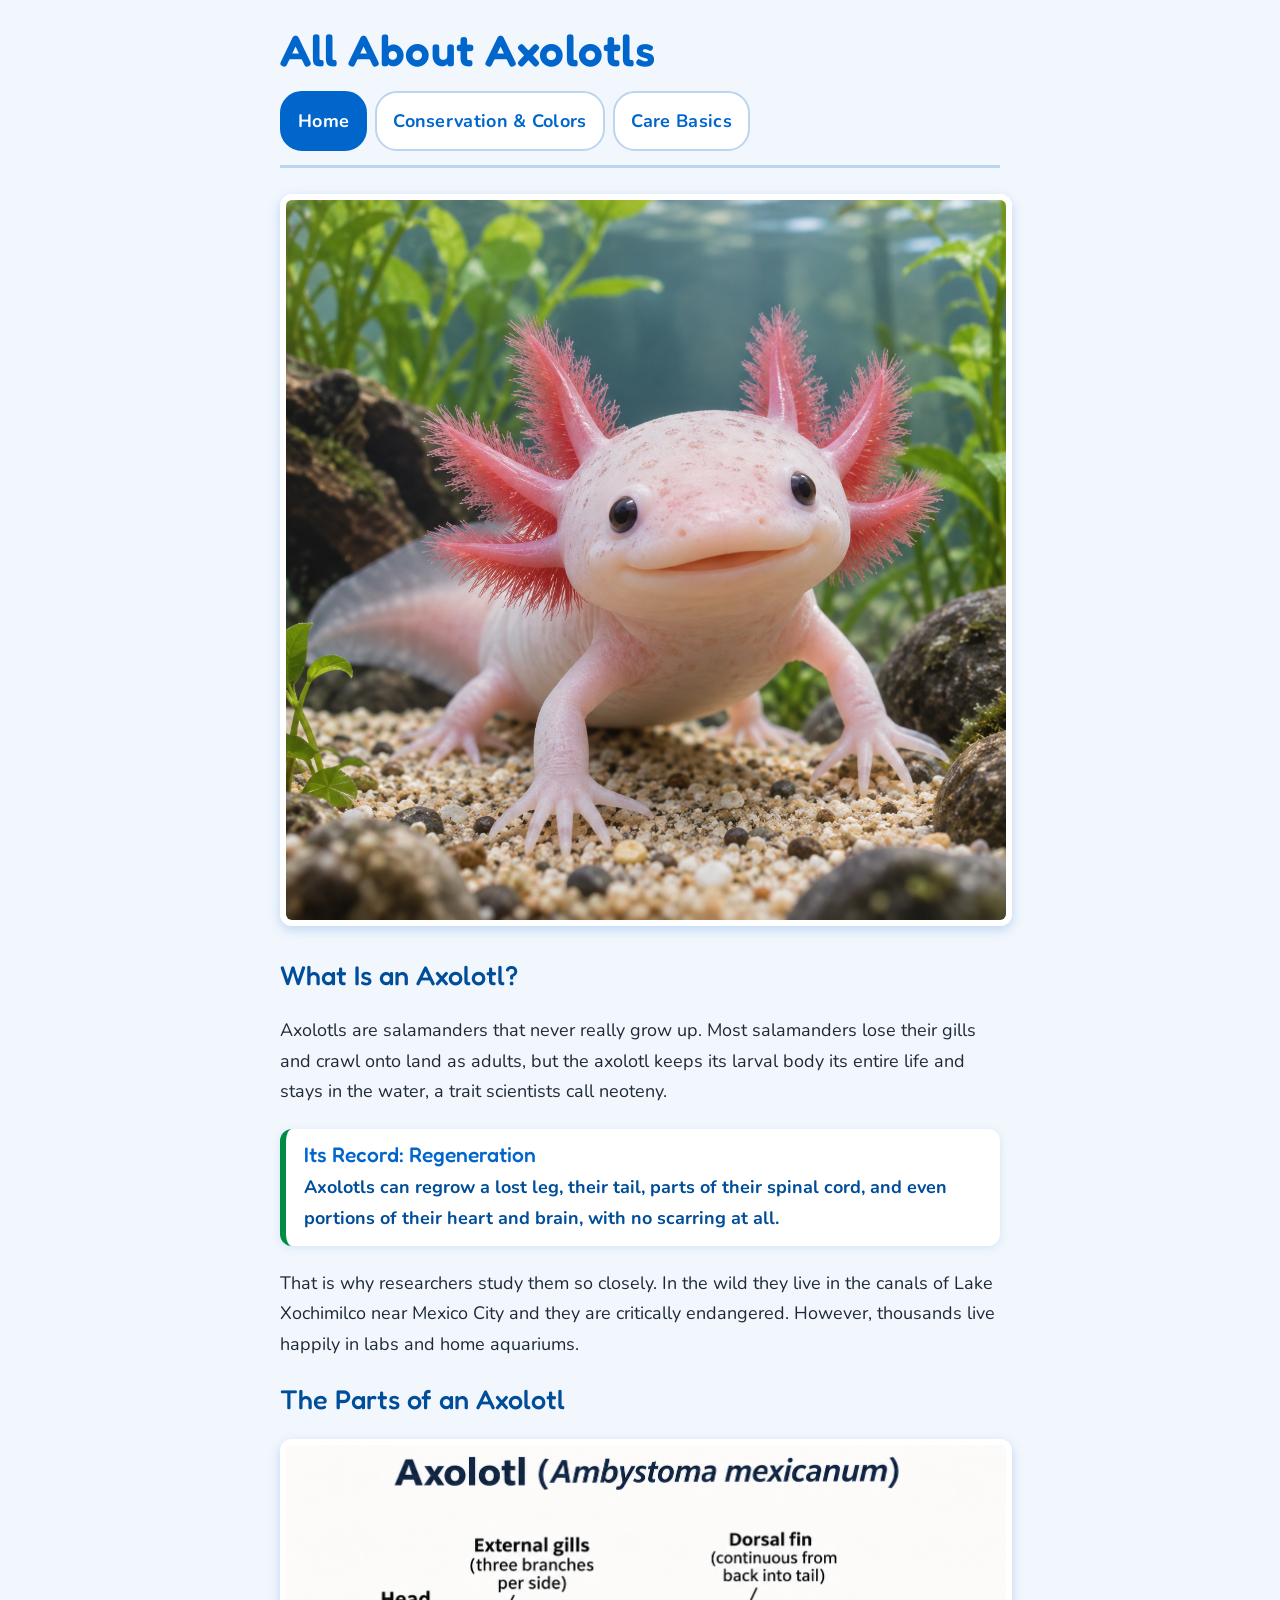
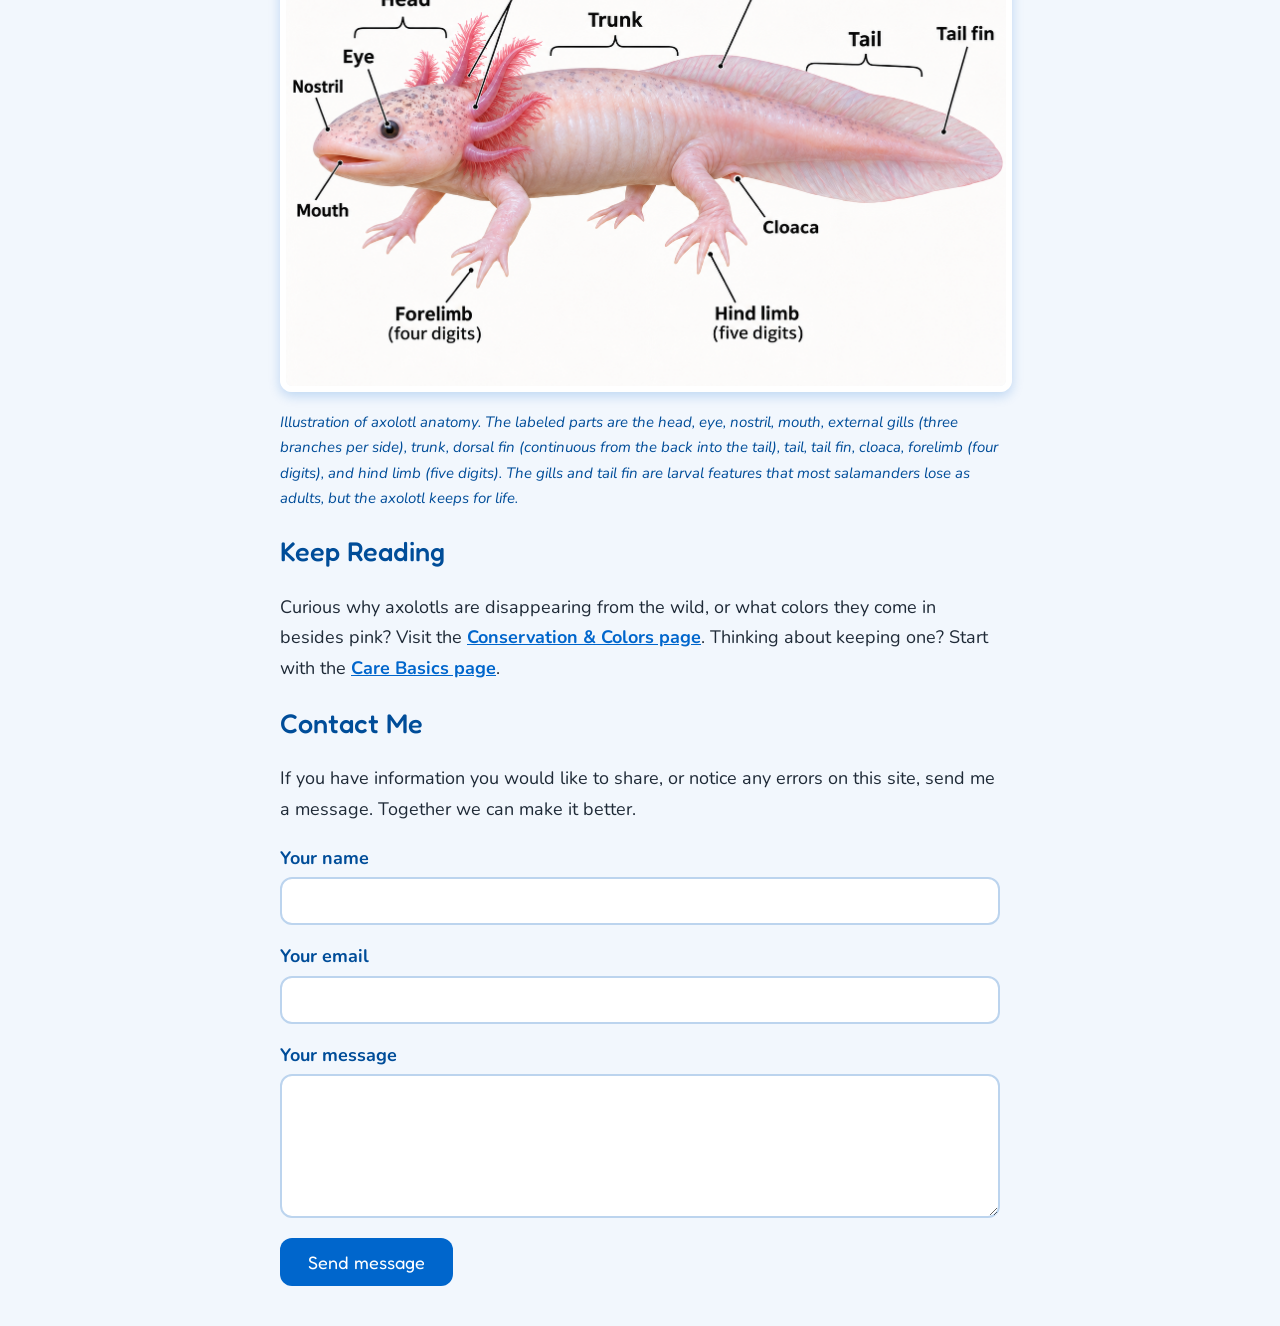
<file: index.html>
<!DOCTYPE html>
<html lang="en">
<head>
  <meta charset="UTF-8">
  <meta name="viewport" content="width=device-width, initial-scale=1.0">

  <!-- SEO #1: keyword-focused title tag -->
  <title>All About Axolotls: Facts, Colors, and Why They Are Endangered</title>
  <meta name="description" content="A beginner's guide to axolotls: what they are, how they regenerate limbs, the color morphs beyond pink, and why they are critically endangered in the wild.">

  <!-- Two Google Fonts: Fredoka for headings, Nunito for body text -->
  <link rel="preconnect" href="https://fonts.googleapis.com">
  <link rel="preconnect" href="https://fonts.gstatic.com" crossorigin>
  <link href="https://fonts.googleapis.com/css2?family=Fredoka:wght@500;600&family=Nunito:ital,wght@0,400;0,700;1,400&display=swap" rel="stylesheet">

  <!-- External stylesheet -->
  <link rel="stylesheet" href="style.css">
</head>

<body>

  <h1>All About Axolotls</h1>

  <!-- Navigation between the pages -->
  <nav>
    <a href="index.html" class="current">Home</a>
    <a href="axolotl-facts.html">Conservation &amp; Colors</a>
    <a href="axolotl-care.html">Care Basics</a>
  </nav>

  <main id="content">

  <img src="axolotl.png" alt="A pale pink axolotl with red feathery gills standing on aquarium gravel">

  <h2>What Is an Axolotl?</h2>
  <p>
    Axolotls are salamanders that never really grow up. Most salamanders lose their gills and crawl
    onto land as adults, but the axolotl keeps its larval body its entire life and stays in the
    water, a trait scientists call neoteny.
  </p>

  <!-- Achievement-oriented highlight: the axolotl's best-known "record" up front -->
  <aside class="highlight">
    <h3>Its Record: Regeneration</h3>
    <p>
      <strong>Axolotls can regrow a lost leg, their tail, parts of their spinal cord, and even
      portions of their heart and brain, with no scarring at all.</strong>
    </p>
  </aside>

  <p>
    That is why researchers study them so closely. In the wild they live in the canals of Lake
    Xochimilco near Mexico City and they are critically endangered. However, thousands live happily
    in labs and home aquariums.
  </p>

  <h2>The Parts of an Axolotl</h2>

  <img src="axolotl-diagram.png" alt="A labeled side-view illustration of an axolotl, titled Axolotl (Ambystoma mexicanum). Twelve labels identify the body parts listed in the caption below.">
  <p class="caption">
    Illustration of axolotl anatomy. The labeled parts are the head, eye, nostril, mouth,
    external gills (three branches per side), trunk, dorsal fin (continuous from the back into
    the tail), tail, tail fin, cloaca, forelimb (four digits), and hind limb (five digits).
    The gills and tail fin are larval features that most salamanders lose as adults, but the
    axolotl keeps for life.
  </p>

  <h2>Keep Reading</h2>
  <p>
    Curious why axolotls are disappearing from the wild, or what colors they come in besides pink?
    Visit the <a href="axolotl-facts.html">Conservation &amp; Colors page</a>. Thinking about
    keeping one? Start with the <a href="axolotl-care.html">Care Basics page</a>.
  </p>

  <h2>Contact Me</h2>
  <p>
    If you have information you would like to share, or notice any errors on this site, send me a
    message. Together we can make it better.
  </p>

  <!-- Design demo: GitHub Pages has no server, so Submit just reloads the page.
       To make it send real email, sign up at formspree.io and replace the
       action below with the form URL they give you. -->
  <form action="#" method="post">

    <label for="name">Your name</label>
    <input type="text" id="name" name="name" autocomplete="name" required>

    <label for="email">Your email</label>
    <input type="email" id="email" name="email" autocomplete="email" required>

    <label for="message">Your message</label>
    <textarea id="message" name="message" rows="5" required></textarea>

    <button type="submit">Send message</button>

  </form>

  </main>

</body>
</html>
</file>
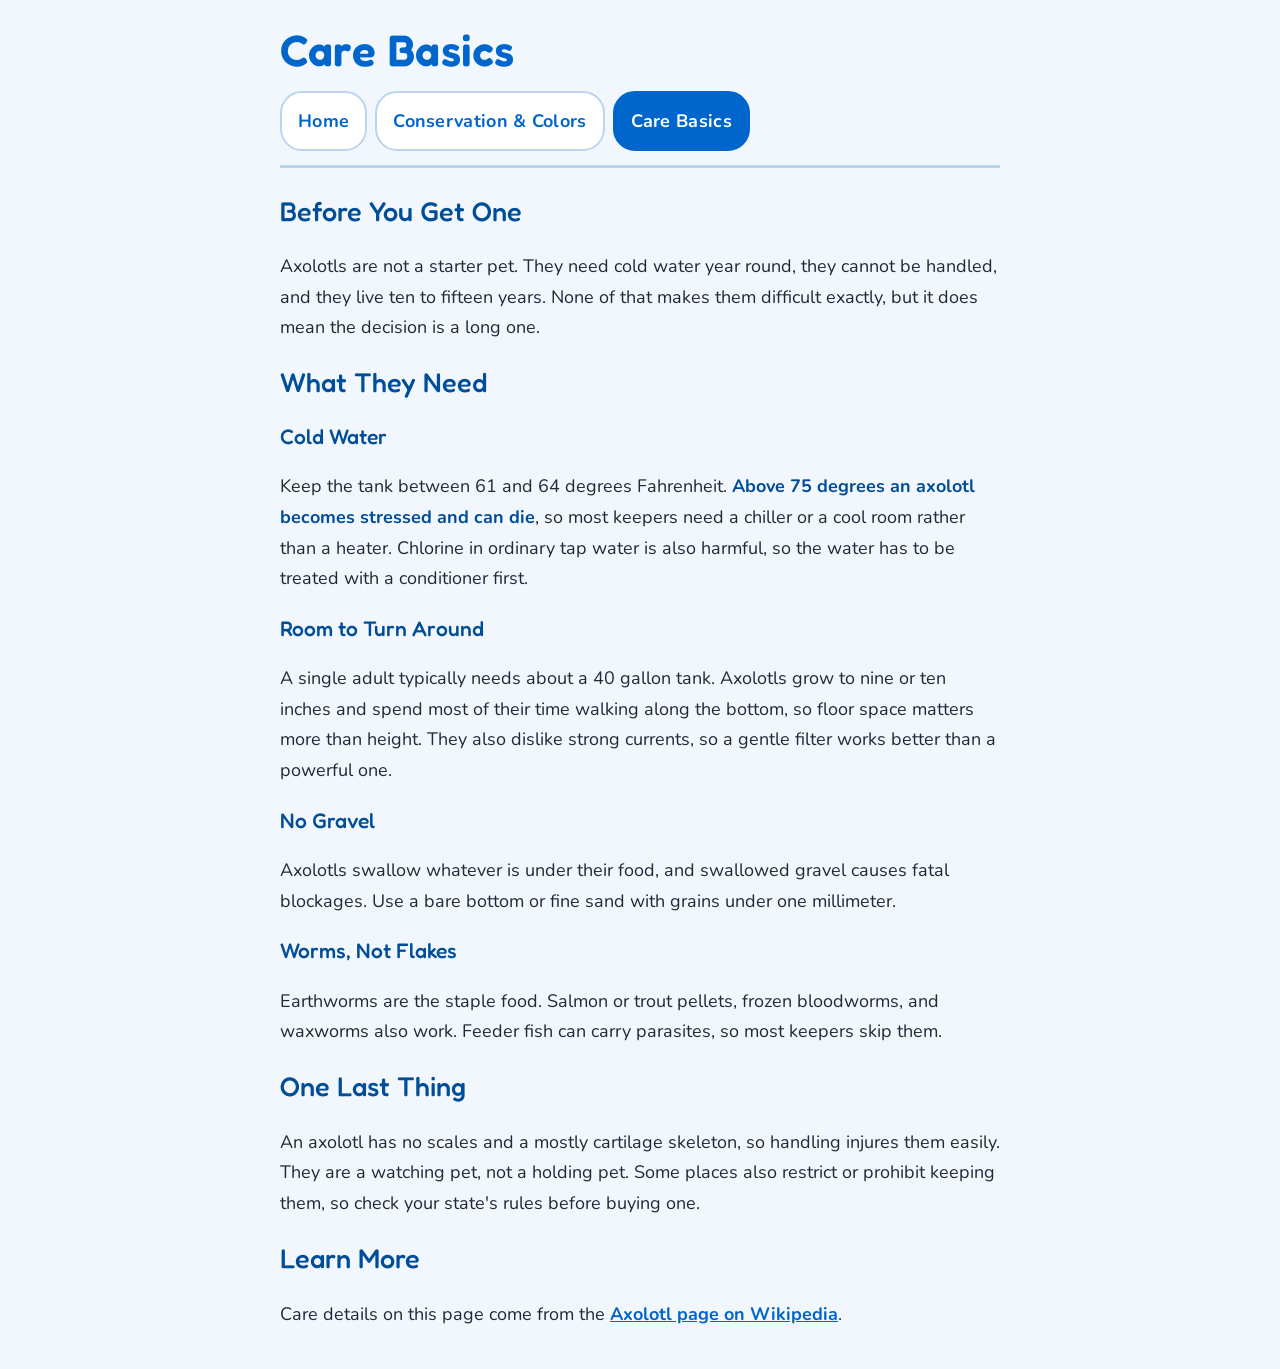
<file: axolotl-care.html>
<!DOCTYPE html>
<html lang="en">
<head>
  <meta charset="UTF-8">
  <meta name="viewport" content="width=device-width, initial-scale=1.0">

  <!-- SEO: this page gets its own keyword-focused title and description -->
  <title>Axolotl Care Basics: Tank Size, Water Temperature, and Diet</title>
  <meta name="description" content="What it takes to keep an axolotl healthy at home: cold water, a 40 gallon tank, fine sand instead of gravel, gentle filtration, and an earthworm diet.">

  <!-- Two Google Fonts: Fredoka for headings, Nunito for body text -->
  <link rel="preconnect" href="https://fonts.googleapis.com">
  <link rel="preconnect" href="https://fonts.gstatic.com" crossorigin>
  <link href="https://fonts.googleapis.com/css2?family=Fredoka:wght@500;600&family=Nunito:ital,wght@0,400;0,700;1,400&display=swap" rel="stylesheet">

  <!-- Same external stylesheet as the home page -->
  <link rel="stylesheet" href="style.css">
</head>

<body>

  <h1>Care Basics</h1>

  <!-- Navigation between the pages -->
  <nav>
    <a href="index.html">Home</a>
    <a href="axolotl-facts.html">Conservation &amp; Colors</a>
    <a href="axolotl-care.html" class="current">Care Basics</a>
  </nav>

  <main id="content">

  <h2>Before You Get One</h2>
  <p>
    Axolotls are not a starter pet. They need cold water year round, they cannot be handled, and
    they live ten to fifteen years. None of that makes them difficult exactly, but it does mean the
    decision is a long one.
  </p>

  <h2>What They Need</h2>

  <h3>Cold Water</h3>
  <p>
    Keep the tank between 61 and 64 degrees Fahrenheit. <strong>Above 75 degrees an axolotl becomes
    stressed and can die</strong>, so most keepers need a chiller or a cool room rather than a
    heater. Chlorine in ordinary tap water is also harmful, so the water has to be treated with a
    conditioner first.
  </p>

  <h3>Room to Turn Around</h3>
  <p>
    A single adult typically needs about a 40 gallon tank. Axolotls grow to nine or ten inches and
    spend most of their time walking along the bottom, so floor space matters more than height.
    They also dislike strong currents, so a gentle filter works better than a powerful one.
  </p>

  <h3>No Gravel</h3>
  <p>
    Axolotls swallow whatever is under their food, and swallowed gravel causes fatal blockages. Use
    a bare bottom or fine sand with grains under one millimeter.
  </p>

  <h3>Worms, Not Flakes</h3>
  <p>
    Earthworms are the staple food. Salmon or trout pellets, frozen bloodworms, and waxworms also
    work. Feeder fish can carry parasites, so most keepers skip them.
  </p>

  <h2>One Last Thing</h2>
  <p>
    An axolotl has no scales and a mostly cartilage skeleton, so handling injures them easily. They
    are a watching pet, not a holding pet. Some places also restrict or prohibit keeping them, so
    check your state's rules before buying one.
  </p>

  <h2>Learn More</h2>
  <p>
    Care details on this page come from the
    <a href="https://en.wikipedia.org/wiki/Axolotl">Axolotl page on Wikipedia</a>.
  </p>

  </main>

</body>
</html>
</file>
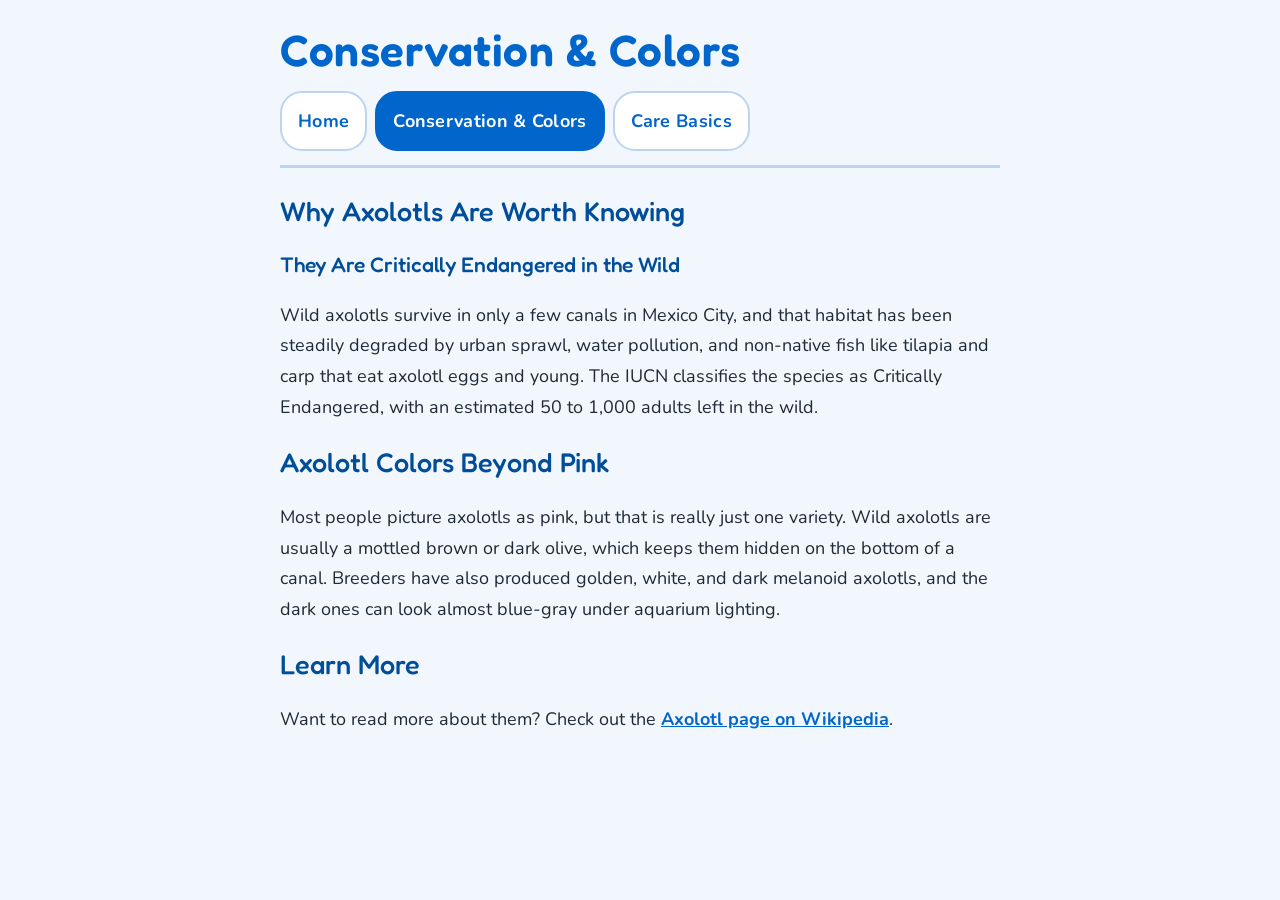
<file: axolotl-facts.html>
<!DOCTYPE html>
<html lang="en">
<head>
  <meta charset="UTF-8">
  <meta name="viewport" content="width=device-width, initial-scale=1.0">

  <!-- SEO: this page gets its own keyword-focused title and description -->
  <title>Axolotl Conservation and Colors: Why They Are Endangered</title>
  <meta name="description" content="Why wild axolotls are critically endangered in Mexico City's canals, and the axolotl colors beyond pink, including wild brown, golden, white, and melanoid.">

  <!-- Two Google Fonts: Fredoka for headings, Nunito for body text -->
  <link rel="preconnect" href="https://fonts.googleapis.com">
  <link rel="preconnect" href="https://fonts.gstatic.com" crossorigin>
  <link href="https://fonts.googleapis.com/css2?family=Fredoka:wght@500;600&family=Nunito:ital,wght@0,400;0,700;1,400&display=swap" rel="stylesheet">

  <!-- Same external stylesheet as the home page -->
  <link rel="stylesheet" href="style.css">
</head>

<body>

  <h1>Conservation &amp; Colors</h1>

  <!-- Navigation between the pages -->
  <nav>
    <a href="index.html">Home</a>
    <a href="axolotl-facts.html" class="current">Conservation &amp; Colors</a>
    <a href="axolotl-care.html">Care Basics</a>
  </nav>

  <main id="content">

  <h2>Why Axolotls Are Worth Knowing</h2>

  <h3>They Are Critically Endangered in the Wild</h3>
  <p>
    Wild axolotls survive in only a few canals in Mexico City, and that habitat has been steadily
    degraded by urban sprawl, water pollution, and non-native fish like tilapia and carp that eat
    axolotl eggs and young. The IUCN classifies the species as Critically Endangered, with an
    estimated 50 to 1,000 adults left in the wild.
  </p>

  <h2>Axolotl Colors Beyond Pink</h2>
  <p>
    Most people picture axolotls as pink, but that is really just one variety. Wild axolotls are
    usually a mottled brown or dark olive, which keeps them hidden on the bottom of a canal.
    Breeders have also produced golden, white, and dark melanoid axolotls, and the dark ones can
    look almost blue-gray under aquarium lighting.
  </p>

  <h2>Learn More</h2>
  <p>
    Want to read more about them? Check out the
    <a href="https://en.wikipedia.org/wiki/Axolotl">Axolotl page on Wikipedia</a>.
  </p>

  </main>

</body>
</html>
</file>
<file: style.css>
/* Site styles.
   Mobile-first: the base styles are for phones, wider screens are handled with min-width media queries. */

:root {
  --blue: #0066cc;     /* main color: blue */
  --blue-dark: #004d99;
  --blue-hover: #003a75;
  --bg: #f2f7fd;
  --text: #1f2a37;
  --green: #008c45;          /* small accent only */
  --red: #b3141d;          /* small accent only */
  --border: #bcd4ee;
}

body {
  background-color: var(--bg);
  color: var(--text);
  font-family: "Nunito", Verdana, sans-serif;
  font-size: 18px;
  line-height: 1.7;
  max-width: 720px;
  margin: 0 auto 40px auto;
  padding: 24px 18px 0 18px;
  /* Text can run longer in other languages (W3C): let it wrap and hyphenate instead of overflowing */
  overflow-wrap: break-word;
  hyphens: auto;
}

h1 {
  font-family: "Fredoka", "Trebuchet MS", sans-serif;
  font-weight: 600;
  font-size: 34px;
  line-height: 1.2;
  color: var(--blue);
  letter-spacing: 0.5px;
  margin: 0 0 4px 0;
}

h2, h3 {
  font-family: "Fredoka", "Trebuchet MS", sans-serif;
  font-weight: 500;
  color: var(--blue-dark);
  line-height: 1.3;
}

.tagline {
  font-style: italic;
  color: var(--blue-dark);
  margin-top: 0;
}

strong {
  font-weight: 700;
  color: var(--blue-dark);
}

/* Red used sparingly: only for the one real warning on the site */
strong.warning {
  color: var(--red);
}

img {
  max-width: 100%;
  height: auto;
  border: 6px solid #ffffff;
  border-radius: 12px;
  box-shadow: 0 4px 12px rgba(0, 102, 204, 0.22);
}

a {
  color: var(--blue);
  font-weight: 700;
}

a:hover {
  color: var(--blue-hover);
}

/* Navigation: big tap targets for phones, wraps when labels are long */
nav {
  display: flex;
  flex-wrap: wrap;
  gap: 8px;
  margin: 14px 0 26px 0;
  padding-bottom: 14px;
  border-bottom: 3px solid var(--border);
}

nav a {
  display: inline-flex;
  align-items: center;
  min-height: 44px;
  padding: 6px 16px;
  background-color: #ffffff;
  border: 2px solid var(--border);
  border-radius: 22px;
  text-decoration: none;
  letter-spacing: 0.3px;
}

nav a:hover {
  background-color: #e3eefb;
}

/* Marks which page you are currently on */
nav a.current {
  color: #ffffff;
  background-color: var(--blue);
  border-color: var(--blue);
}

/* Highlight box: puts the axolotl's best-known achievement up front */
.highlight {
  background-color: #ffffff;
  border-left: 6px solid var(--green);
  border-radius: 12px;
  padding: 12px 18px;
  margin: 22px 0;
  box-shadow: 0 2px 8px rgba(0, 102, 204, 0.12);
}

.highlight h3 {
  margin: 0 0 4px 0;
  color: var(--blue);
}

.highlight p {
  margin: 0;
}

/* Captions under images and videos */
.caption {
  font-size: 15px;
  font-style: italic;
  color: var(--blue-dark);
  margin-top: 8px;
}

/* Video frame: matches the image styling, scales on phones */
iframe {
  width: 100%;
  aspect-ratio: 16 / 9;
  border: 6px solid #ffffff;
  border-radius: 12px;
  box-shadow: 0 4px 12px rgba(0, 102, 204, 0.22);
}

/* Contact form: full-width, thumb-friendly fields on phones */
form {
  margin-bottom: 28px;
}

form label {
  display: block;
  font-weight: 700;
  color: var(--blue-dark);
  margin-top: 16px;
  margin-bottom: 4px;
}

form input,
form textarea {
  display: block;
  width: 100%;
  box-sizing: border-box;
  min-height: 48px;
  font-family: inherit;
  font-size: 18px;
  color: var(--text);
  background-color: #ffffff;
  border: 2px solid var(--border);
  border-radius: 12px;
  padding: 10px 12px;
}

form input:focus,
form textarea:focus {
  outline: 3px solid var(--blue);
  outline-offset: 2px;
}

form button {
  width: 100%;
  min-height: 48px;
  font-family: "Fredoka", "Trebuchet MS", sans-serif;
  font-size: 18px;
  color: #ffffff;
  background-color: var(--blue);
  border: none;
  border-radius: 12px;
  padding: 12px 28px;
  margin-top: 20px;
  cursor: pointer;
  white-space: normal;   /* long labels can wrap */
}

form button:hover {
  background-color: var(--blue-hover);
}

/* Tablets and desktops */
@media (min-width: 700px) {
  body {
    margin-top: 0;
    padding: 24px 20px 0 20px;
  }

  h1 {
    font-size: 44px;
  }

  form button {
    width: auto;
  }
}
</file>
